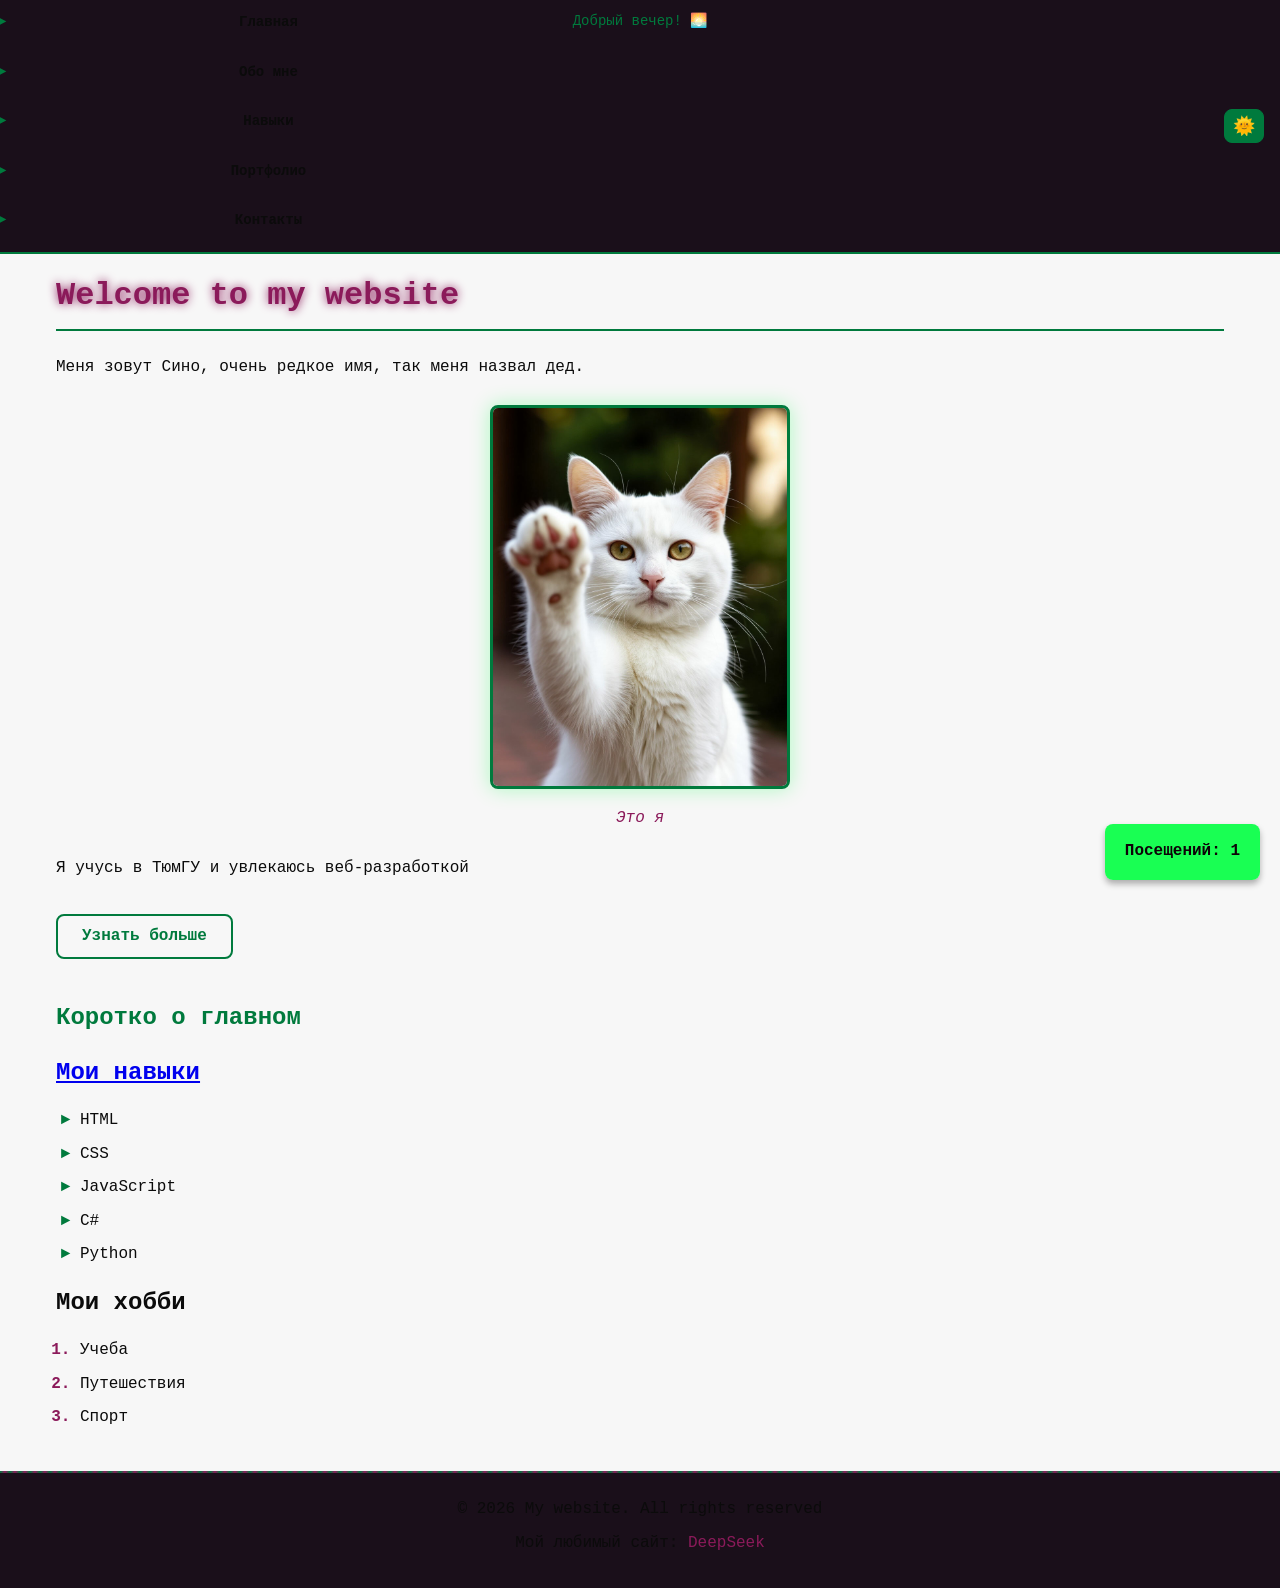
<file: index.html>
<!DOCTYPE html>
<html lang="ru">
<head>
    <meta charset="UTF-8"/>
    <meta name="viewport" content="width=device-width, initial-scale=1.0"/>
    <title>Главная - Мой сайт</title>
    <link rel="stylesheet" href="style1.css"/>
</head>
<body>
    <header>
        <input type="checkbox" id="menu-toggle">
        <label for="menu-toggle" class="burger">☰</label>
        <button id="theme-toggle" aria-label="Переключить тему">🌙</button>
        <nav>
            <ul>
                <li><a href="index.html">Главная</a></li>
                <li><a href="about.html">Обо мне</a></li>
                <li><a href="skills.html">Навыки</a></li>
                <li><a href="portfolio.html">Портфолио</a></li>
                <li><a href="contacts.html">Контакты</a></li>
            </ul>
        </nav>
    </header>
    
    <main>
        <section class="intro">
            <h1>Welcome to my website</h1>
            <p>Меня зовут Сино, очень редкое имя, так меня назвал дед.</p>
            
            <figure>
                <img src="images/my-photo.jfif" alt="Моё фото" width="300">
                <figcaption>Это я</figcaption>
            </figure>
            
            <p>Я учусь в ТюмГУ и увлекаюсь веб-разработкой</p>
            <a href="about.html" class="button">Узнать больше</a>
        </section>
        
        <section class="lists">
            <h2>Коротко о главном</h2>
            
            <div class="list-block">
                <h3><a href="skills.html">Мои навыки</a></h3>
                <ul>
                    <li>HTML</li>
                    <li>CSS</li>
                    <li>JavaScript</li>
                    <li>C#</li>
                    <li>Python</li>
                </ul>
            </div>
            
            <div class="list-block">
                <h3>Мои хобби</h3>
                <ol>
                    <li>Учеба</li>
                    <li>Путешествия</li>
                    <li>Спорт</li>
                </ol>
            </div>
        </section>
    </main>
    
    <footer>
        <p>&copy; 2026 My website. All rights reserved</p>
        <p>Мой любимый сайт: <a href="https://deepseek.com" target="_blank">DeepSeek</a></p>
    </footer>
    <script src="theme.js"></script>
    <script type="module" src="js/app.js"></script>
</body>
</html>
</file>
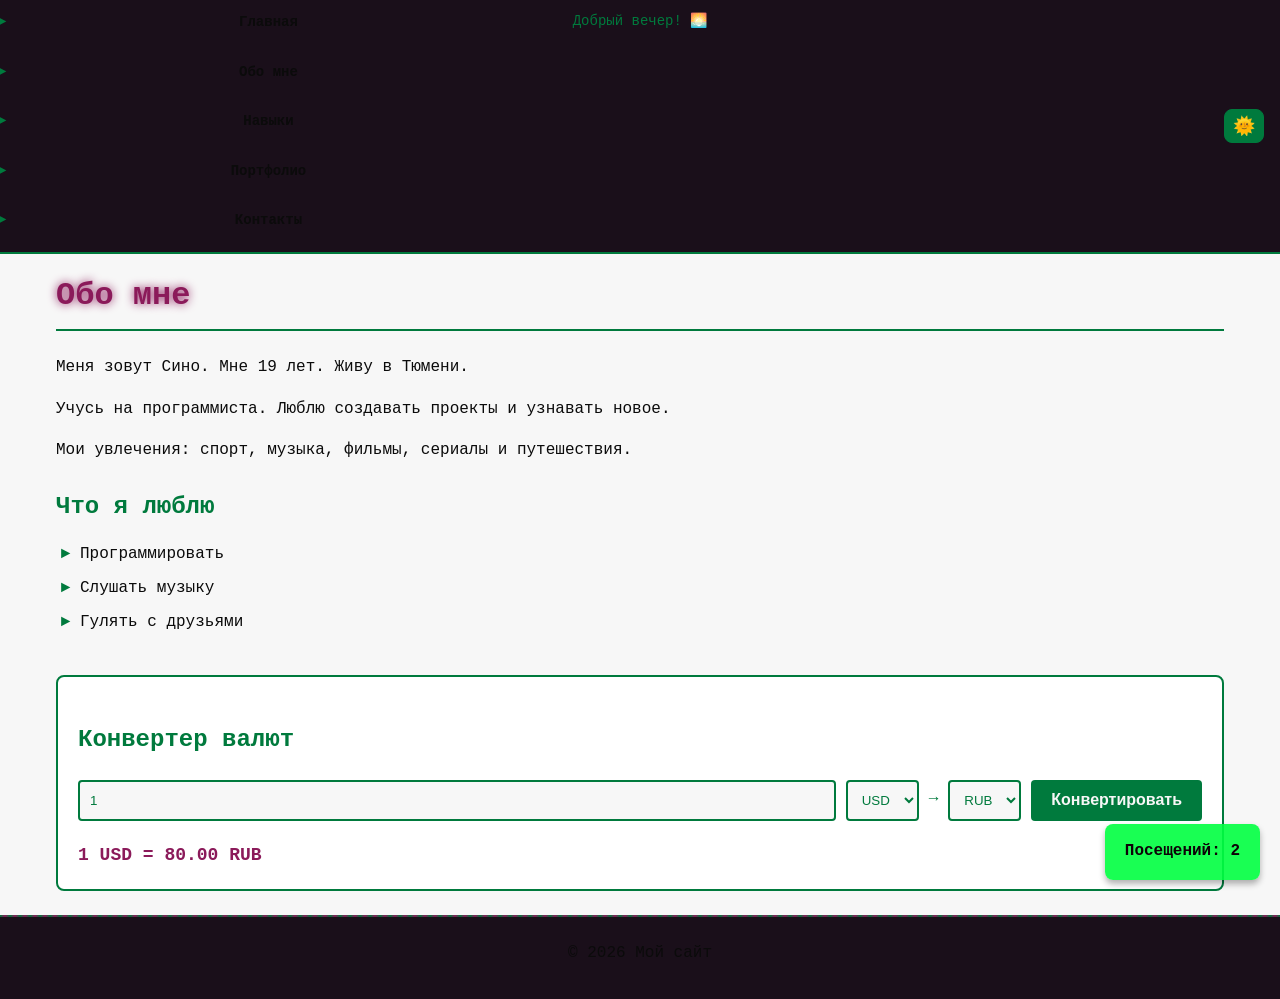
<file: about.html>
<!DOCTYPE html>
<html lang="ru">
<head>
    <meta charset="UTF-8"/>
    <meta name="viewport" content="width=device-width, initial-scale=1.0"/>
    <title>Обо мне - Мой сайт</title>
    <link rel="stylesheet" href="style1.css"/>
</head>
<body>
    <header>
        <input type="checkbox" id="menu-toggle">
        <label for="menu-toggle" class="burger">☰</label>
        <button id="theme-toggle" aria-label="Переключить тему">🌙</button>
        <nav>
            <ul>
                <li><a href="index.html">Главная</a></li>
                <li><a href="about.html">Обо мне</a></li>
                <li><a href="skills.html">Навыки</a></li>
                <li><a href="portfolio.html">Портфолио</a></li>
                <li><a href="contacts.html">Контакты</a></li>
            </ul>
        </nav>
    </header>
    
    <main>
        <h1>Обо мне</h1>
        <p>Меня зовут Сино. Мне 19 лет. Живу в Тюмени.</p>
        
        <p>Учусь на программиста. Люблю создавать проекты и узнавать новое.</p>
        
        <p>Мои увлечения: спорт, музыка, фильмы, сериалы и путешествия.</p>
        
        <h2>Что я люблю</h2>
        <ul>
            <li>Программировать</li>
            <li>Слушать музыку</li>
            <li>Гулять с друзьями</li>
        </ul>
        
        <!-- Конвертер валют -->
        <section id="currency-converter" style="
            margin-top: 40px;
            padding: 20px;
            background: var(--card-bg);
            border: 2px solid var(--primary-green);
            border-radius: 8px;
        ">
            <h2>Конвертер валют</h2>
            <div style="display: flex; gap: 10px; margin-top: 20px; flex-wrap: wrap;">
                <input type="number" id="converter-amount" placeholder="Сумма" value="1" style="
                    padding: 10px;
                    background: var(--bg-dark);
                    color: var(--primary-green);
                    border: 2px solid var(--primary-green);
                    border-radius: 4px;
                    flex: 1;
                    min-width: 100px;
                ">
                <select id="converter-from" style="
                    padding: 10px;
                    background: var(--bg-dark);
                    color: var(--primary-green);
                    border: 2px solid var(--primary-green);
                    border-radius: 4px;
                ">
                    <option>USD</option>
                    <option>RUB</option>
                    <option>EUR</option>
                    <option>GBP</option>
                    <option>CNY</option>
                    <option>JPY</option>
                </select>
                <span style="color: var(--primary-green); font-weight: bold; align-self: center;">→</span>
                <select id="converter-to" style="
                    padding: 10px;
                    background: var(--bg-dark);
                    color: var(--primary-green);
                    border: 2px solid var(--primary-green);
                    border-radius: 4px;
                ">
                    <option>RUB</option>
                    <option>USD</option>
                    <option>EUR</option>
                    <option>GBP</option>
                    <option>CNY</option>
                    <option>JPY</option>
                </select>
                <button id="converter-btn" onclick="performCurrencyConversion()" style="
                    padding: 10px 20px;
                    background: var(--primary-green);
                    color: var(--bg-dark);
                    border: none;
                    border-radius: 4px;
                    cursor: pointer;
                    font-weight: bold;
                ">Конвертировать</button>
            </div>
            <div id="converter-result" style="margin-top: 20px; font-size: 18px; color: var(--secondary-pink); font-weight: bold;"></div>
        </section>
        
    </main>
    
    <footer>
        <p>&copy; 2026 Мой сайт</p>
    </footer>
    <script src="theme.js"></script>
    <script type="module" src="js/app.js"></script>
    <script>
        // Курсы валют
        const exchangeRates = {
            'USD': 1,
            'RUB': 80,
            'EUR': 0.92,
            'GBP': 0.79,
            'CNY': 7.24,
            'JPY': 149.50
        };
        
        function performCurrencyConversion() {
            const amount = parseFloat(document.getElementById('converter-amount').value) || 0;
            const from = document.getElementById('converter-from').value;
            const to = document.getElementById('converter-to').value;
            
            const amountInUSD = amount / exchangeRates[from];
            const result = (amountInUSD * exchangeRates[to]).toFixed(2);
            
            document.getElementById('converter-result').textContent = `${amount} ${from} = ${result} ${to}`;
        }
        
        // Конвертировать при изменении значений
        document.addEventListener('DOMContentLoaded', () => {
            document.getElementById('converter-amount').addEventListener('change', performCurrencyConversion);
            document.getElementById('converter-from').addEventListener('change', performCurrencyConversion);
            document.getElementById('converter-to').addEventListener('change', performCurrencyConversion);
            performCurrencyConversion();
        });
    </script>
</body>
</html>
</file>
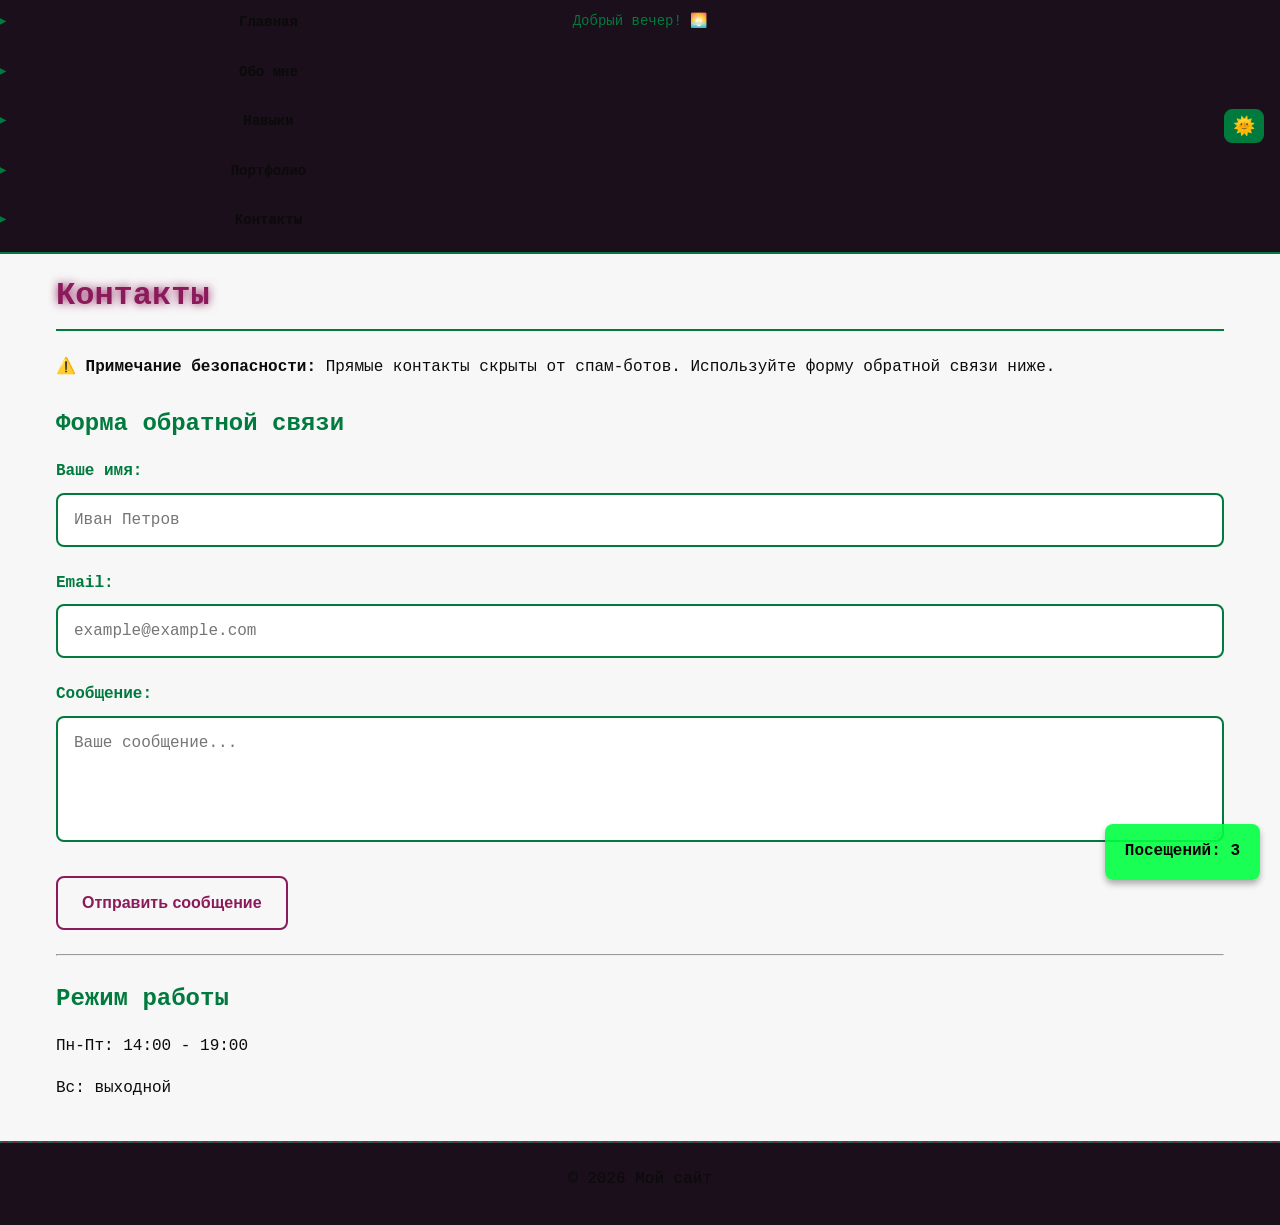
<file: contacts.html>
<!DOCTYPE html>
<html lang="ru">
<head>
    <meta charset="UTF-8"/>
    <meta name="viewport" content="width=device-width, initial-scale=1.0"/>
    <title>Контакты</title>
    <link rel="stylesheet" href="style1.css"/>
</head>
<body>
    <header>
        <input type="checkbox" id="menu-toggle">
        <label for="menu-toggle" class="burger">☰</label>
        <button id="theme-toggle" aria-label="Переключить тему">🌙</button>
        <nav>
            <ul>
                <li><a href="index.html">Главная</a></li>
                <li><a href="about.html">Обо мне</a></li>
                <li><a href="skills.html">Навыки</a></li>
                <li><a href="portfolio.html">Портфолио</a></li>
                <li><a href="contacts.html">Контакты</a></li>
            </ul>
        </nav>
    </header>
    
    <main>
        <h1>Контакты</h1>
        
        <p><strong>⚠️ Примечание безопасности:</strong> Прямые контакты скрыты от спам-ботов. Используйте форму обратной связи ниже.</p>
        
        <h2>Форма обратной связи</h2>
        <form class="form-group">
            <div class="form-group">
                <label for="name">Ваше имя:</label>
                <input type="text" id="name" name="name" placeholder="Иван Петров" required>
            </div>
            <div class="form-group">
                <label for="email">Email:</label>
                <input type="email" id="email" name="email" placeholder="example@example.com" required>
            </div>
            <div class="form-group">
                <label for="message">Сообщение:</label>
                <textarea id="message" name="message" rows="5" placeholder="Ваше сообщение..." required></textarea>
            </div>
            <button type="submit">Отправить сообщение</button>
        </form>
        
        <hr>
        
        <h2>Режим работы</h2>
        <p>Пн-Пт: 14:00 - 19:00</p>
        <p>Вс: выходной</p>
        
    </main>
    
    <footer>
        <p>&copy; 2026 Мой сайт</p>
    </footer>
    <script src="theme.js"></script>
    <script type="module" src="js/app.js"></script>
</body>
</html>
</file>
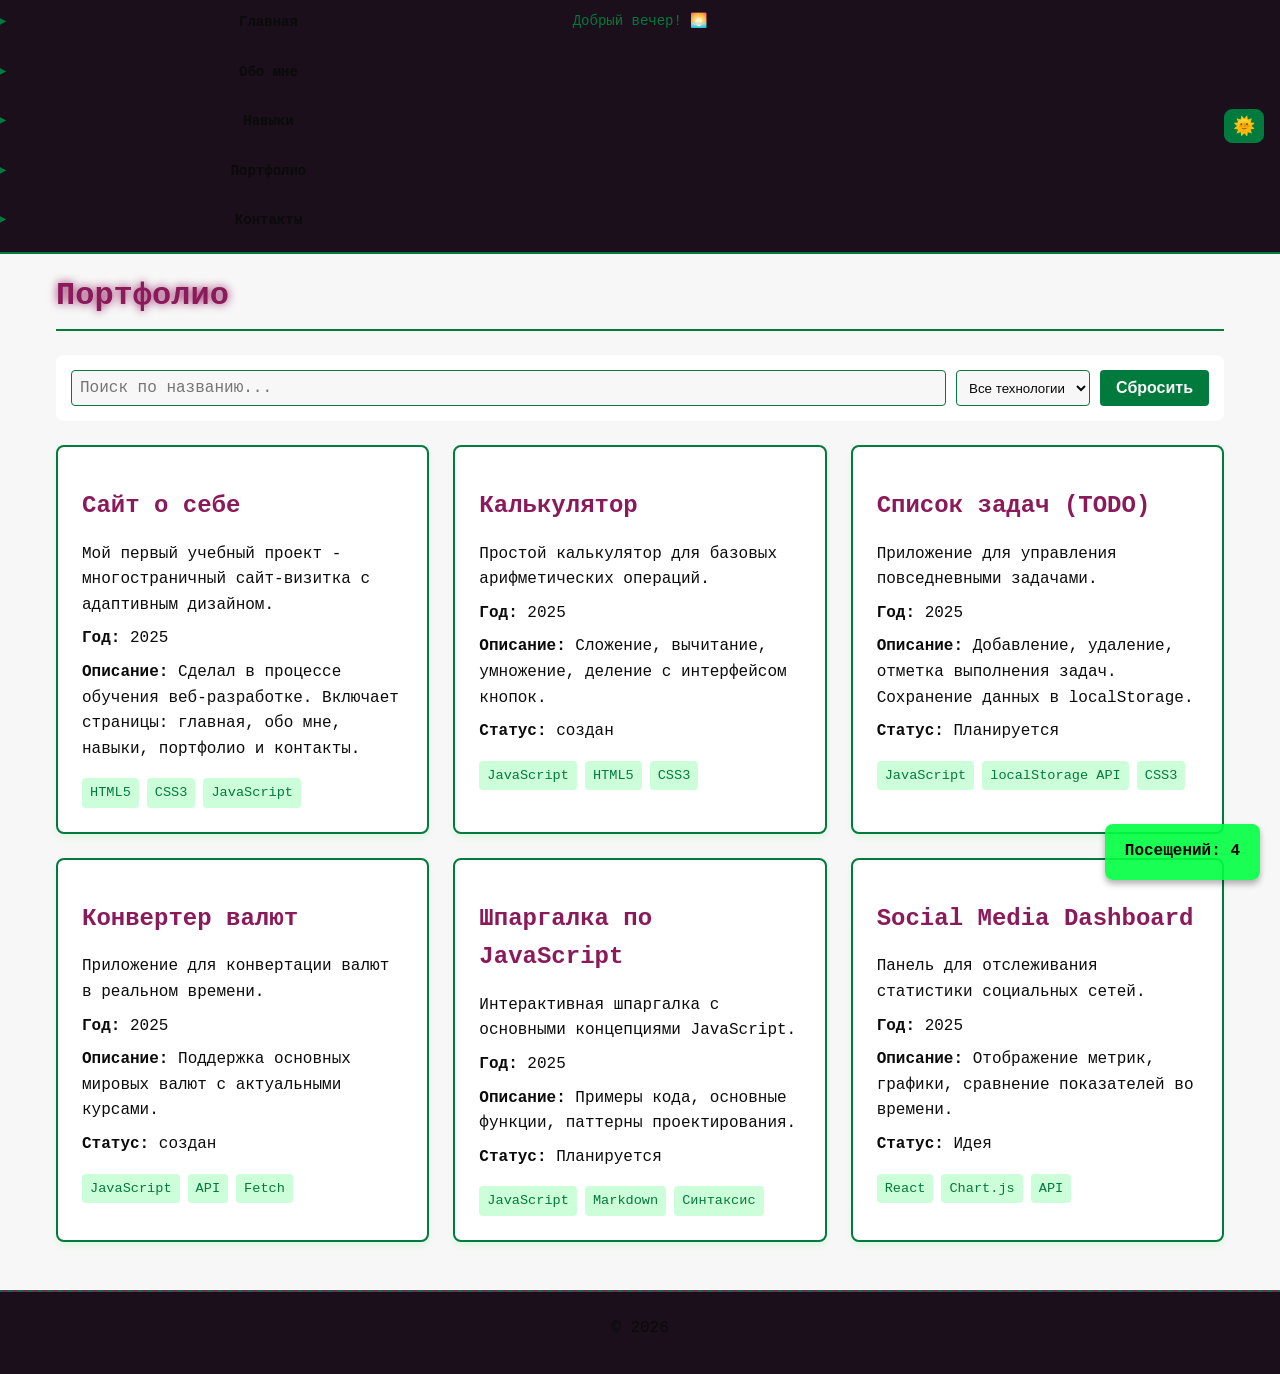
<file: portfolio.html>
<!DOCTYPE html>
<html lang="ru">
<head>
    <meta charset="UTF-8"/>
    <meta name="viewport" content="width=device-width, initial-scale=1.0"/>
    <title>Портфолио</title>
    <link rel="stylesheet" href="style1.css"/>
</head>
<body>
    <header>
        <input type="checkbox" id="menu-toggle">
        <label for="menu-toggle" class="burger">☰</label>
        <button id="theme-toggle" aria-label="Переключить тему">🌙</button>
        <nav>
            <ul>
                <li><a href="index.html">Главная</a></li>
                <li><a href="about.html">Обо мне</a></li>
                <li><a href="skills.html">Навыки</a></li>
                <li><a href="portfolio.html">Портфолио</a></li>
                <li><a href="contacts.html">Контакты</a></li>
            </ul>
        </nav>
    </header>
    
    <main>
        <h1>Портфолио</h1>
        
        <div id="projects-list" class="projects-container">
        </div>
        
    </main>
        
    </main>
    
    <footer>
        <p>&copy; 2026</p>
    </footer>
    <script src="theme.js"></script>
    <script type="module" src="js/app.js"></script>
</body>
</html>
</file>
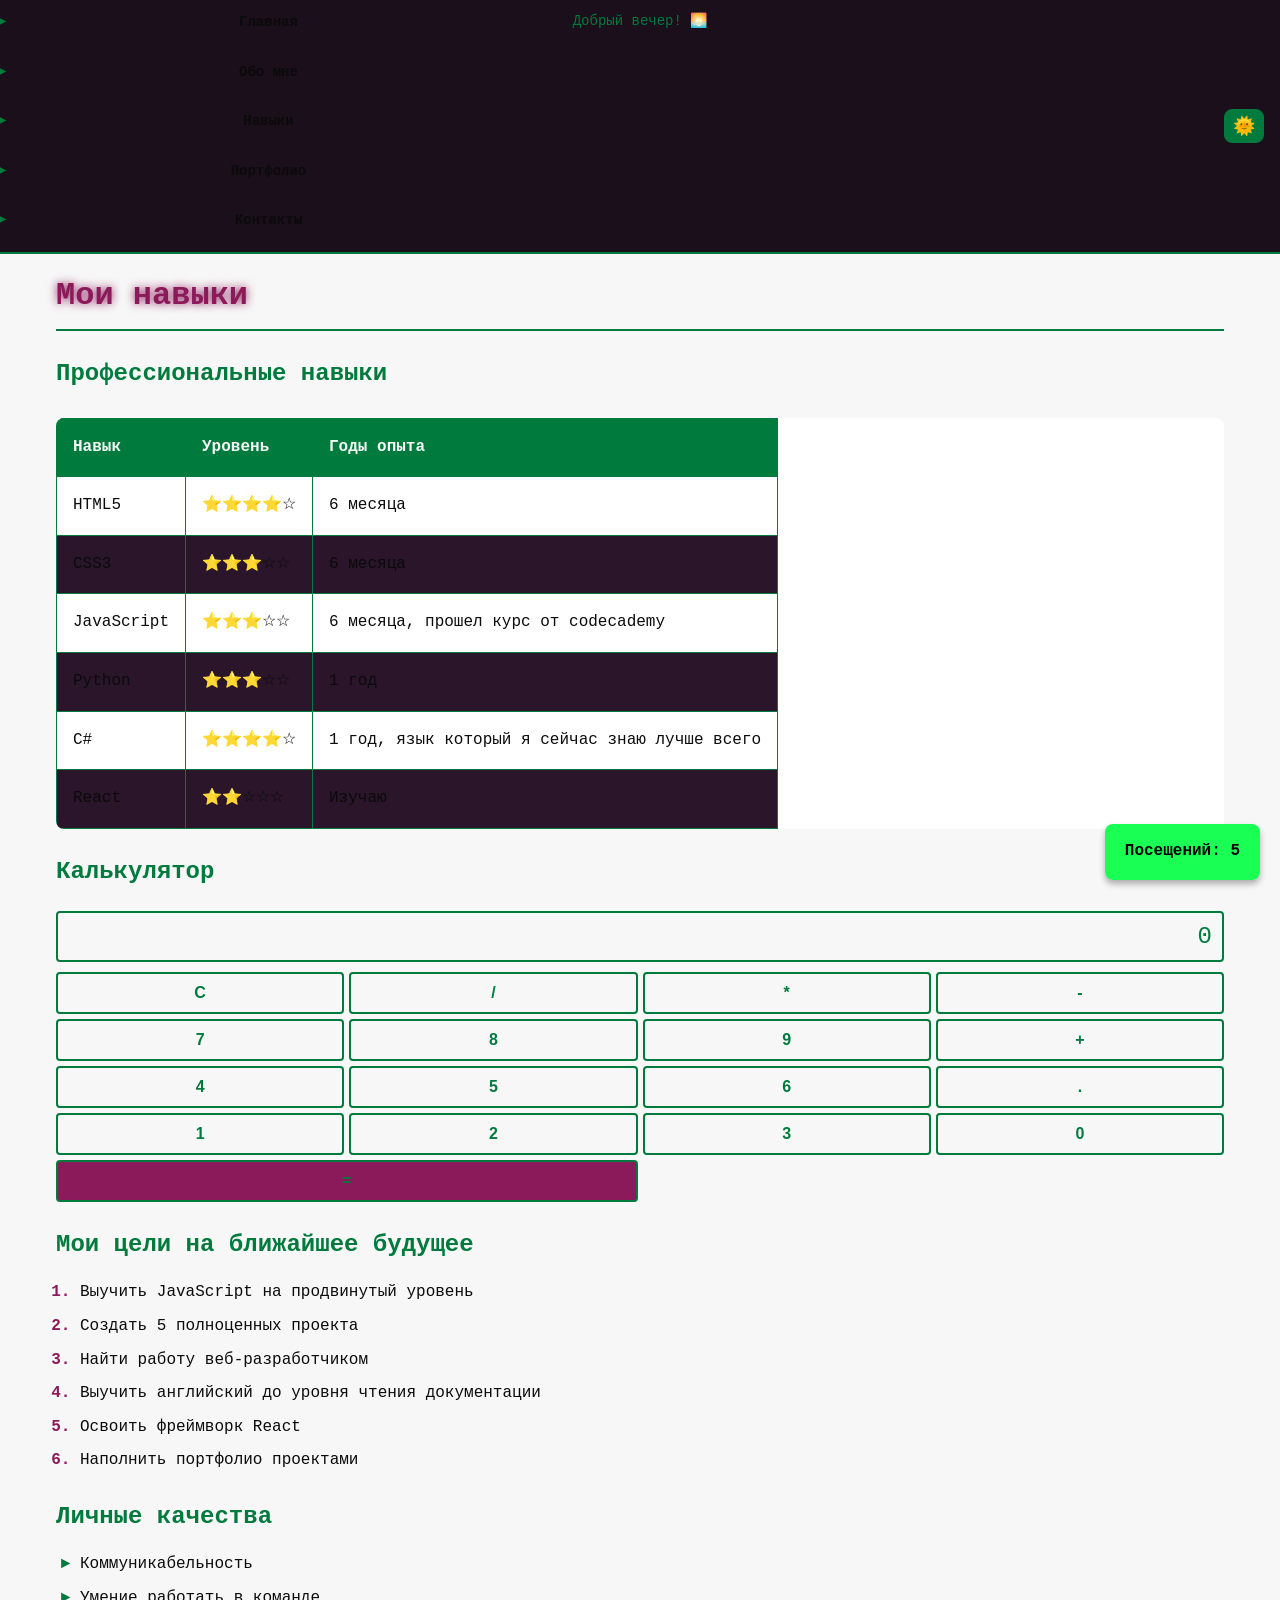
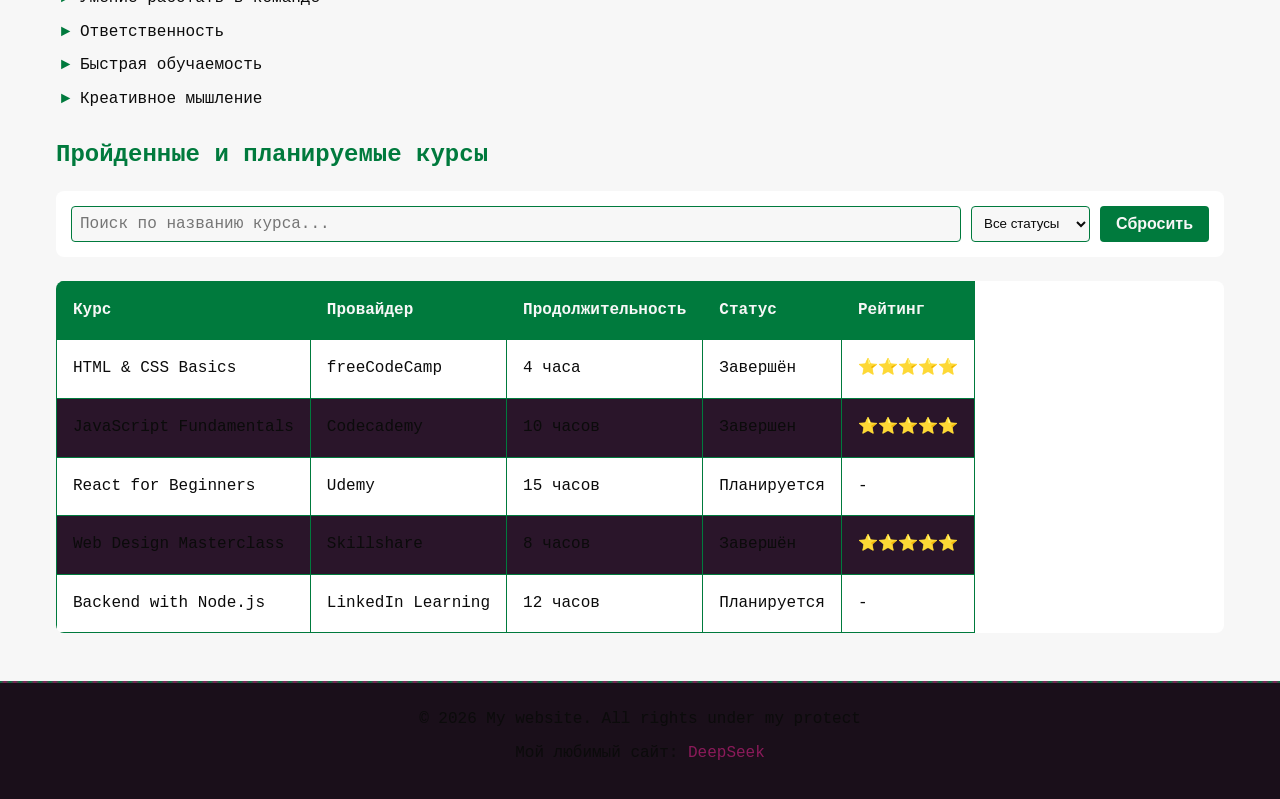
<file: skills.html>
<!DOCTYPE html>
<html lang="ru">
<head>
    <meta charset="UTF-8"/>
    <meta name="viewport" content="width=device-width, initial-scale=1.0"/>
    <title>Навыки - Мой сайт</title>
    <link rel="stylesheet" href="style1.css"/>
</head>
<body>
    <header>
        <input type="checkbox" id="menu-toggle">
        <label for="menu-toggle" class="burger">☰</label>
        <button id="theme-toggle" aria-label="Переключить тему">🌙</button>
        <nav>
            <ul>
                <li><a href="index.html">Главная</a></li>
                <li><a href="about.html">Обо мне</a></li>
                <li><a href="skills.html">Навыки</a></li>
                <li><a href="portfolio.html">Портфолио</a></li>
                <li><a href="contacts.html">Контакты</a></li>
            </ul>
        </nav>
    </header>
    
    <main>
        <h1>Мои навыки</h1>
        
        <!-- Таблица навыков -->
        <section class="skills-table">
            <h2>Профессиональные навыки</h2>
            <table>
                <thead>
                    <tr>
                        <th>Навык</th>
                        <th>Уровень</th>
                        <th>Годы опыта</th>
                    </tr>
                </thead>
                <tbody>
                    <tr>
                        <td>HTML5</td>
                        <td>⭐⭐⭐⭐☆</td>
                        <td>6 месяца</td>
                    </tr>
                    <tr>
                        <td>CSS3</td>
                        <td>⭐⭐⭐☆☆</td>
                        <td>6 месяца</td>
                    </tr>
                    <tr>
                        <td>JavaScript</td>
                        <td>⭐⭐⭐☆☆</td>
                        <td>6 месяца, прошел курс от codecademy</td>
                    </tr>
                    <tr>
                        <td>Python</td>
                        <td>⭐⭐⭐☆☆</td>
                        <td>1 год</td>
                    </tr>
                    <tr>
                        <td>C#</td>
                        <td>⭐⭐⭐⭐☆</td>
                        <td>1 год, язык который я сейчас знаю лучше всего</td>
                    </tr>
                    <tr>
                        <td>React</td>
                        <td>⭐⭐☆☆☆</td>
                        <td>Изучаю</td>
                    </tr>
                </tbody>
            </table>
        </section>
        
        <!-- Мои цели -->
        <section class="goals">
            <h2>Мои цели на ближайшее будущее</h2>
            <ol>
                <li>Выучить JavaScript на продвинутый уровень</li>
                <li>Создать 5 полноценных проекта</li>
                <li>Найти работу веб-разработчиком</li>
                <li>Выучить английский до уровня чтения документации</li>
                <li>Освоить фреймворк React</li>
                <li>Наполнить портфолио проектами</li>
            </ol>
        </section>
        
        <!-- Дополнительные навыки -->
        <section class="soft-skills">
            <h2>Личные качества</h2>
            <ul>
                <li>Коммуникабельность</li>
                <li>Умение работать в команде</li>
                <li>Ответственность</li>
                <li>Быстрая обучаемость</li>
                <li>Креативное мышление</li>
            </ul>
        </section>

        <!-- Таблица курсов -->
        <section id="courses-section">
            <h2>Пройденные и планируемые курсы</h2>
            <div id="courses-table"></div>
        </section>
    </main>
    
    <footer>
        <p>&copy; 2026 My website. All rights under my protect</p>
        <p>Мой любимый сайт: <a href="https://deepseek.com" target="_blank">DeepSeek</a></p>
    </footer>
    <script src="theme.js"></script>
    <script type="module" src="js/app.js"></script>
</body>
</html>
</file>
<file: style1.css>
/* ========== CSS ПЕРЕМЕННЫЕ (все цвета и отступы в одном месте) ========== */
:root {
    /* ===== ЦВЕТОВАЯ СХЕМА ===== */
    --primary-green: #00ff41;     /* Основной - неоновый зеленый */
    --secondary-pink: #ff00ff;     /* Дополнительный - неоновый розовый */
    --bg-dark: #0d0208;            /* Фон - почти черный */
    --text-light: #00ff41;         /* Текст - зеленый */
    --card-bg: #1a0f1a;            /* Фон карточек - темно-фиолетовый */
    
    /* ===== СИСТЕМА ОТСТУПОВ (чтобы везде было ровно) ===== */
    --spacing-xs: 4px;              /* Очень маленький отступ */
    --spacing-sm: 8px;              /* Маленький отступ */
    --spacing-md: 16px;             /* Средний отступ */
    --spacing-lg: 24px;             /* Большой отступ */
    --spacing-xl: 32px;             /* Очень большой отступ */
    --spacing-xxl: 48px;            /* Максимальный отступ */
    
    /* ===== РАЗМЕРЫ ===== */
    --container-width: 1200px;      /* Максимальная ширина контента */
    --border-radius: 8px;           /* Радиус скругления углов */
    --header-bg: #1a0f1a;           /* фон шапки по умолчанию (тёмный) */
    --row-even-bg: #2a152a;         /* фон четных строк таблицы */
}

/* ========== ПЕРЕМЕННЫЕ ДЛЯ СВЕТЛОЙ ТЕМЫ (переопределяют темные значения) ========== */
body[data-theme="light"] {
    --bg-dark: #f7f7f7;      /* светлый фон */
    --text-light: #0b0b0b;   /* темный текст */
    --card-bg: #ffffff;      /* карточки белые */
    --primary-green: #007a3d;/* тёмно-зелёный для акцентов */
    --secondary-pink: #8b1a5a;/* более тёмный розовый для контраста */
}

/* Отключаем декоративные полосы для светлой темы */
body[data-theme="light"]::after {
    background: none;
}

/* Кнопка переключения темы */
#theme-toggle {
    background: transparent;
    color: var(--primary-green);
    border: 1px solid var(--primary-green);
    padding: 5px 8px;
    border-radius: var(--border-radius);
    cursor: pointer;
    font-weight: bold;
    font-size: 18px;
    transition: all 0.3s ease;
    order: 2;
}

#theme-toggle.active {
    background: var(--primary-green);
    color: var(--bg-dark);
}

/* УНИВЕРСАЛЬНЫЙ СЕЛЕКТОР (обнуляем всё)  */
* {
    margin: 0;
    padding: 0;
    box-sizing: border-box;         /* Чтобы ширина считалась с padding'ом */
}

/*  СЕЛЕКТОР ТЕГА ДЛЯ BODY  */
body {
    /* Шрифты */
    font-family: 'Courier New', monospace;  /* Стильный моноширинный шрифт */
    font-size: 16px;
    line-height: 1.6;               /* Межстрочный интервал */
    
    /* Цвета */
    background: var(--bg-dark);
    color: var(--text-light);
    
    /* Расположение */
    min-height: 100vh;               /* Минимальная высота на весь экран */
    display: flex;
    flex-direction: column;
    
    /* Позиционирование для псевдоэлемента */
    position: relative;
}

/* ПСЕВДОЭЛЕМЕНТ - ЭФФЕКТ СТАРОГО ТЕЛЕВИЗОРА */
body::after {
    content: "";
    position: fixed;
    top: 0;
    left: 0;
    width: 100%;
    height: 100%;
    
    background: repeating-linear-gradient(
        0deg,
        rgba(0, 255, 65, 0.03) 0px,
        rgba(0, 0, 0, 0.3) 1px,
        transparent 2px
    );
    
    pointer-events: none;             /* Ключево: не перекывает клики */
    z-index: 1;
}

/* СЕЛЕКТОР ТЕГА ДЛЯ HEADER  */
header {
    background: var(--header-bg);
    border-bottom: 2px solid var(--primary-green);
    padding: 10px 0;                   /* Меньше паддинга */
    margin-bottom: var(--spacing-md);  /* Меньше отступа */
    position: sticky;
    top: 0;
    z-index: 100;
    display: flex;
    align-items: center;
    justify-content: space-between;
    padding: 10px var(--spacing-md);
}

/* НАВИГАЦИЯ */
nav ul {
    list-style: none;
    display: flex;
    justify-content: center;
    gap: var(--spacing-md);
    flex-wrap: wrap;
    padding: 0;
    margin: 0;
}

/* СЕЛЕКТОР ТЕГА ДЛЯ ССЫЛОК В НАВИГАЦИИ */
nav a {
    color: var(--text-light);
    text-decoration: none;
    padding: 8px 12px;
    border: 1px solid transparent;
    border-radius: var(--border-radius);
    transition: all 0.3s ease;
    font-weight: bold;
    position: relative;
    font-size: 14px;
}

/* ПСЕВДОКЛАСС :hover - при наведении */
nav a:hover {
    border-color: var(--primary-green);
    background: rgba(0, 255, 65, 0.1);
    text-shadow: 0 0 8px var(--primary-green), 0 0 15px var(--secondary-pink);
}

/* СЕЛЕКТОР КЛАССА для активной страницы */
.active {
    background: var(--primary-green);
    color: var(--bg-dark);
}

/* ========== СЕЛЕКТОР ID (пример выполнения ТЗ) ========== */
#main-title {
    font-size: 3rem;
    margin-bottom: var(--spacing-lg);
}

/* ========== MAIN КОНТЕЙНЕР ========== */
main {
    flex: 1;                            /* Занимает все свободное место */
    max-width: var(--container-width);
    margin: 0 auto;
    padding: 0 var(--spacing-md);
    width: 100%;
}

/* ========== ЗАГОЛОВКИ (h1-h6) ========== */
h1 {
    font-size: 2.5rem;
    margin-bottom: var(--spacing-lg);
    color: var(--secondary-pink);
    text-shadow: 0 0 10px var(--secondary-pink);
    border-bottom: 2px solid var(--primary-green);
    padding-bottom: var(--spacing-sm);
}

h2 {
    font-size: 2rem;
    margin: var(--spacing-xl) 0 var(--spacing-md);
    color: var(--primary-green);
}

h3 {
    font-size: 1.5rem;
    margin: var(--spacing-md) 0 var(--spacing-sm);
}

/* ========== ПАРАГРАФЫ ========== */
p {
    margin-bottom: var(--spacing-md);
}

/* ПСЕВДОЭЛЕМЕНТ ::first-letter для первого абзаца */
.first-paragraph::first-letter {
    font-size: 3rem;
    color: var(--secondary-pink);
    font-weight: bold;
    float: left;
    margin-right: var(--spacing-sm);
    line-height: 1;
    text-shadow: 0 0 15px var(--secondary-pink);
}

/* ========== СПИСКИ (ul/ol) ========== */
ul, ol {
    margin: var(--spacing-md) 0 var(--spacing-md) var(--spacing-xl);
}

li {
    margin-bottom: var(--spacing-sm);
}

/* ПСЕВДОЭЛЕМЕНТ ::marker - стилизация маркеров списка */
ul li::marker {
    color: var(--primary-green);
    content: "► ";                     /* Нестандартный маркер */
}

ol li::marker {
    color: var(--secondary-pink);
    font-weight: bold;
}

/* ========== КАРТОЧКИ ПОРТФОЛИО (GRID) ========== */
.projects-container {
    display: grid;
    grid-template-columns: 1fr;
    gap: var(--spacing-lg);
    margin: var(--spacing-xl) 0;
}

.project-card {
    background: var(--card-bg);
    border: 2px solid var(--primary-green);
    border-radius: var(--border-radius);
    padding: var(--spacing-lg);
    transition: all 0.3s ease;
    box-shadow: 0 4px 6px rgba(0, 255, 65, 0.1);
    position: relative;
    overflow: hidden;
}

.project-card h3 {
    color: var(--secondary-pink);
    margin-bottom: var(--spacing-md);
}

.project-card p {
    margin-bottom: var(--spacing-sm);
    color: var(--text-light);
}

.project-card .tech-stack {
    display: flex;
    flex-wrap: wrap;
    gap: var(--spacing-sm);
    margin-top: var(--spacing-md);
}

.project-card .tech-tag {
    background: rgba(0, 255, 65, 0.2);
    color: var(--primary-green);
    padding: 4px 8px;
    border-radius: 4px;
    font-size: 0.85rem;
}

/* ПСЕВДОКЛАСС :hover для карточек */
.project-card:hover {
    transform: translateY(-5px);
    box-shadow: 0 8px 15px rgba(255, 0, 255, 0.3);
    border-color: var(--secondary-pink);
}

/* ПСЕВДОЭЛЕМЕНТ для эффекта сканирования */
.project-card:hover::after {
    content: "";
    position: absolute;
    top: 0;
    left: 0;
    width: 100%;
    height: 100%;
    background: linear-gradient(
        transparent 50%,
        rgba(0, 255, 65, 0.1) 50%
    );
    background-size: 100% 4px;
    animation: scan 2s linear infinite;
    pointer-events: none;
    border-radius: var(--border-radius);
}

/* Адаптивность карточек */
@media (min-width: 768px) and (max-width: 1024px) {
    .projects-container {
        grid-template-columns: repeat(2, 1fr);
    }
}

@media (min-width: 1025px) {
    .projects-container {
        grid-template-columns: repeat(3, 1fr);
    }
}

/* ========== ИЗОБРАЖЕНИЯ С ПОДПИСЬЮ ========== */
figure {
    margin: var(--spacing-xl) 0;
    text-align: center;
}

figure img {
    max-width: 100%;
    border: 3px solid var(--primary-green);
    border-radius: var(--border-radius);
    box-shadow: 0 0 20px rgba(0, 255, 65, 0.3);
    transition: transform 0.3s ease;
}

figure:hover img {
    transform: scale(1.02);
}

figcaption {
    margin-top: var(--spacing-sm);
    font-style: italic;
    color: var(--secondary-pink);
}

/* ========== КНОПКИ ========== */
.button {
    display: inline-block;
    background: transparent;
    color: var(--primary-green);
    border: 2px solid var(--primary-green);
    padding: var(--spacing-sm) var(--spacing-lg);
    text-decoration: none;
    border-radius: var(--border-radius);
    font-weight: bold;
    transition: all 0.3s ease;
    cursor: pointer;
    margin: var(--spacing-md) 0;
}

/* ПСЕВДОКЛАСС :hover для кнопок */
.button:hover {
    background: var(--primary-green);
    color: var(--bg-dark);
    box-shadow: 0 0 20px var(--primary-green);
    transform: translateY(-2px);
}

/* ========== КАРТОЧКИ ДЛЯ ПОРТФОЛИО ========== */
.projects-grid {
    display: grid;
    grid-template-columns: repeat(auto-fit, minmax(300px, 1fr));
    gap: var(--spacing-lg);
    margin: var(--spacing-xl) 0;
}

.project-card {
    background: var(--card-bg);
    border: 2px solid var(--primary-green);
    border-radius: var(--border-radius);
    padding: var(--spacing-lg);
    transition: all 0.3s ease;
    box-shadow: 0 4px 6px rgba(0, 255, 65, 0.1);
    position: relative;
}

/* ПСЕВДОКЛАСС :hover для карточек */
.project-card:hover {
    transform: translateY(-5px);
    box-shadow: 0 8px 15px rgba(255, 0, 255, 0.3);
    border-color: var(--secondary-pink);
}

/* ПСЕВДОЭЛЕМЕНТ для эффекта сканирования */
.project-card:hover::after {
    content: "";
    position: absolute;
    top: 0;
    left: 0;
    width: 100%;
    height: 100%;
    background: linear-gradient(
        transparent 50%,
        rgba(0, 255, 65, 0.1) 50%
    );
    background-size: 100% 4px;
    animation: scan 2s linear infinite;
    pointer-events: none;
    border-radius: var(--border-radius);
}

/* АНИМАЦИЯ для сканирующей строки */
@keyframes scan {
    0% { transform: translateY(-100%); }
    100% { transform: translateY(100%); }
}

/* ========== ТАБЛИЦЫ ========== */
table {
    width: 100%;
    border-collapse: collapse;
    margin: var(--spacing-xl) 0;
    background: var(--card-bg);
    border-radius: var(--border-radius);
    overflow: hidden;
}

th, td {
    border: 1px solid var(--primary-green);
    padding: var(--spacing-md);
    text-align: left;
}

th {
    background: var(--primary-green);
    color: var(--bg-dark);
    font-weight: bold;
}

tr:nth-child(even) {
    background: var(--row-even-bg);
}

/* ПСЕВДОКЛАСС :hover для строк таблицы */
tr:hover {
    background: rgba(255, 0, 255, 0.1);
}

/* ========== ФОРМА ОБРАТНОЙ СВЯЗИ ========== */
.form-group {
    margin-bottom: var(--spacing-lg);
}

label {
    display: block;
    margin-bottom: var(--spacing-sm);
    color: var(--primary-green);
    font-weight: bold;
}

/* СЕЛЕКТОР ПО АТРИБУТУ */
input[type="text"],
input[type="email"],
textarea {
    width: 100%;
    padding: var(--spacing-md);
    background: var(--card-bg);
    border: 2px solid var(--primary-green);
    color: var(--text-light);
    border-radius: var(--border-radius);
    font-family: inherit;
    font-size: 1rem;
    transition: all 0.3s ease;
}

/* ПСЕВДОКЛАСС :focus - при фокусе */
input:focus,
textarea:focus {
    outline: none;
    border-color: var(--secondary-pink);
    box-shadow: 0 0 10px var(--secondary-pink);
}

button {
    background: transparent;
    color: var(--secondary-pink);
    border: 2px solid var(--secondary-pink);
    padding: var(--spacing-md) var(--spacing-lg);
    border-radius: var(--border-radius);
    cursor: pointer;
    font-weight: bold;
    font-size: 1rem;
    transition: all 0.3s ease;
}

button:hover {
    background: var(--secondary-pink);
    color: var(--bg-dark);
    box-shadow: 0 0 20px var(--secondary-pink);
    transform: translateY(-2px);
}

/* ========== ЦИТАТА ========== */
blockquote {
    background: var(--card-bg);
    border-left: 4px solid var(--secondary-pink);
    padding: var(--spacing-lg);
    margin: var(--spacing-xl) 0;
    font-style: italic;
    position: relative;
}

/* ПСЕВДОЭЛЕМЕНТ для кавычек */
blockquote::before {
    content: '"';
    font-size: 4rem;
    color: var(--secondary-pink);
    opacity: 0.3;
    position: absolute;
    top: -10px;
    left: 10px;
}

cite {
    display: block;
    margin-top: var(--spacing-sm);
    color: var(--primary-green);
    font-style: normal;
}

/* ========== FOOTER (ПОДВАЛ) ========== */
footer {
    background: #1a0f1a;
    border-top: 2px solid var(--primary-green);
    padding: var(--spacing-xl) 0;
    margin-top: var(--spacing-xl);
    text-align: center;
    position: relative;
}

footer p {
    margin-bottom: var(--spacing-sm);
}

footer a {
    color: var(--secondary-pink);
    text-decoration: none;
    transition: color 0.3s ease;
}

/* ПСЕВДОЭЛЕМЕНТ для декоративной полоски */
footer::before {
    content: "";
    position: absolute;
    top: -2px;
    left: 0;
    width: 100%;
    height: 2px;
    background: repeating-linear-gradient(
        90deg,
        var(--primary-green) 0px,
        var(--secondary-pink) 5px,
        transparent 10px
    );
    animation: move 3s linear infinite;
}

/* Анимация для полоски */
@keyframes move {
    0% { transform: translateX(0); }
    100% { transform: translateX(20px); }
}

/* ========== АНИМАЦИИ ДЛЯ ГЛИТЧА ========== */

/* Эффект глитча для заголовков при наведении */
h1:hover {
    animation: subtleGlitch 0.2s ease infinite;
}

@keyframes subtleGlitch {
    0% { transform: translate(0); text-shadow: -1px 0 rgba(255,0,255,0.5), 1px 0 rgba(0,255,0,0.5); }
    25% { transform: translate(-1px, 0); }
    50% { transform: translate(1px, 0); }
    75% { transform: translate(0, 1px); }
    100% { transform: translate(0); }
}

/* Эффект мерцания для body (усиливаем вайб) - сделано менее агрессивным для доступности */
body {
    animation: flicker 0.5s infinite;
}

@keyframes flicker {
    0% { opacity: 0.99; }
    50% { opacity: 1; }
    100% { opacity: 0.99; }
}

    /* Уменьшаем заголовки */
    h1 {
        font-size: 2rem;
    }
    
    h2 {
        font-size: 1.5rem;
    }
    
    /* На мобильных экранах делаем навигацию колонкой */
    @media (max-width: 767px) {
        nav ul {
            flex-direction: column;
            align-items: center;
            gap: var(--spacing-sm);
        }
    }
    
    /* Сетка в одну колонку */
    .projects-grid {
        grid-template-columns: 1fr;
    }
    
    /* Уменьшаем отступы */
    :root {
        --spacing-xl: 24px;
        --spacing-xxl: 32px;
    }
    
    /* Таблицы скроллятся горизонтально */
    table {
        display: block;
        overflow-x: auto;
    }


/* ========== ДОПОЛНИТЕЛЬНЫЙ КЛАСС ДЛЯ ТЕКСТА ========== */
.highlight {
    color: var(--secondary-pink);
    font-weight: bold;
}

/* ========== СПЕЦСИМВОЛЫ (уже есть в HTML) ========== */
/* &copy; - копирайт */
/* &nbsp; - неразрывный пробел */
/* &lt; - < */
/* &gt; - > */
/* ===== БУРГЕР МЕНЮ ===== */

#menu-toggle {
    display: none;
}

/* по умолчанию (мобилка) меню скрыто */
nav ul {
    display: none;
    flex-direction: column;
    align-items: center;
    position: absolute;
    top: 60px;
    left: 0;
    right: 0;
    background: var(--header-bg);
    border-bottom: 2px solid var(--primary-green);
    gap: 0;
    padding: var(--spacing-md);
    z-index: 99;
}

nav ul li {
    width: 100%;
    text-align: center;
    padding: 8px 0;
}

/* при клике показывается */
#menu-toggle:checked ~ nav ul {
    display: flex !important;
}

/* ===== ПЛАНШЕТ (768px - 1024px) ===== */
@media (min-width: 768px) and (max-width: 1024px) {
    .burger {
        display: none;
    }

    nav ul {
        display: flex;
        flex-direction: column;
        position: relative;
        top: auto;
        left: auto;
        right: auto;
        border: none;
        background: transparent;
        padding: 0;
        gap: var(--spacing-md);
    }

    nav ul li {
        padding: 0;
    }
}

/* ===== ДЕСКТОП (более 1024px) ===== */
@media (min-width: 1025px) {
    .burger {
        display: none;
    }

    nav ul {
        display: flex;
        flex-direction: row;
        position: relative;
        top: auto;
        background: transparent;
        border: none;
        gap: var(--spacing-md);
        padding: 0;
        width: auto;
    }

    nav ul li {
        padding: 0;
    }
}

/* ===== ДЕСКТОП ===== */
@media (min-width: 1024px) {
    nav ul {
        flex-direction: row;
        justify-content: center;
    }
}
</file>
